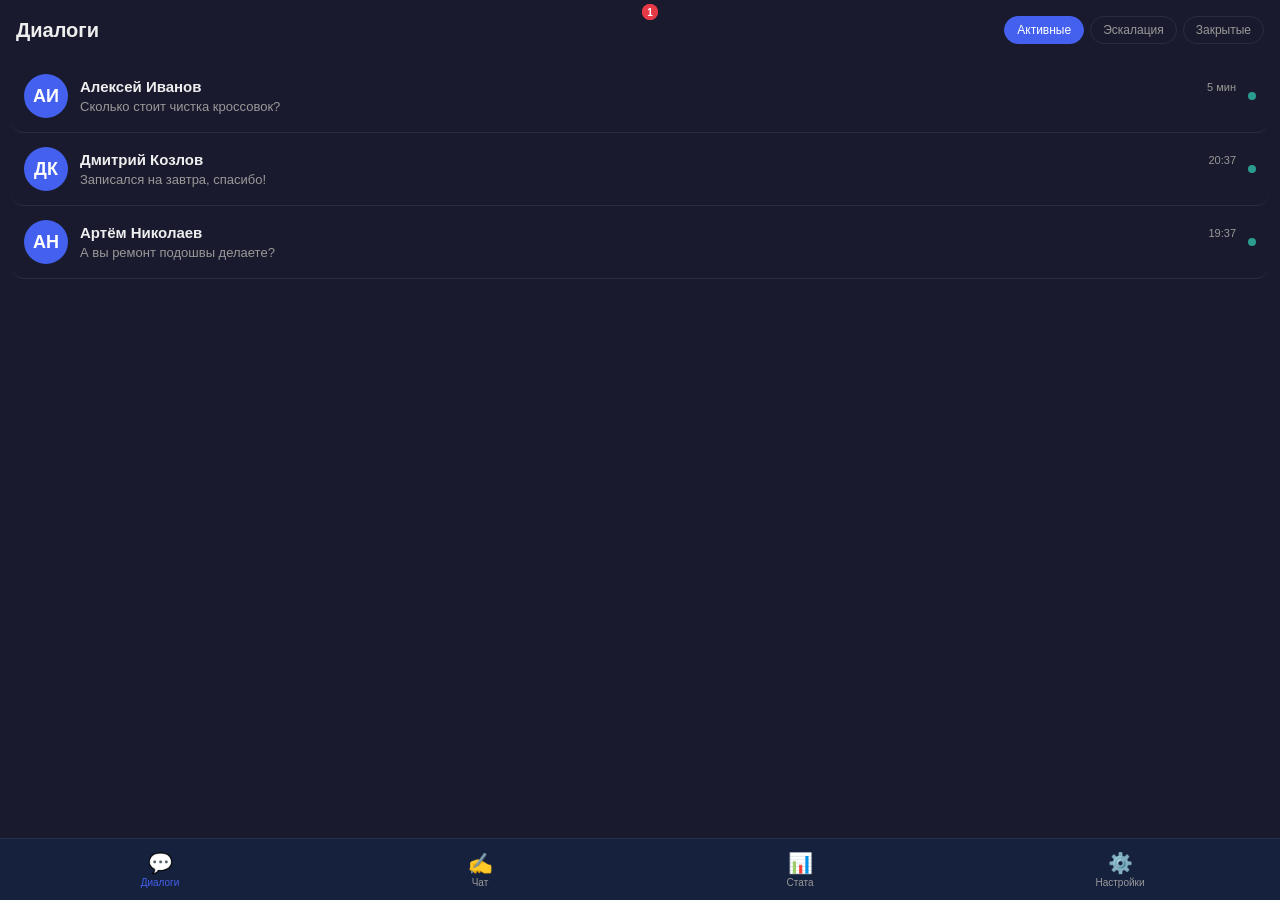
<file: index.html>
<!DOCTYPE html>
<html lang="ru">
<head>
    <meta charset="UTF-8">
    <meta name="viewport" content="width=device-width, initial-scale=1.0, user-scalable=no">
    <title>Operator Panel</title>
    <script src="https://telegram.org/js/telegram-web-app.js"></script>
    <link rel="stylesheet" href="css/style.css">
</head>
<body>
    <div id="app">
        <!-- Navigation -->
        <nav id="nav">
            <button class="nav-btn active" data-tab="dialogs">
                <span class="nav-icon">💬</span>
                <span class="nav-label">Диалоги</span>
                <span class="badge" id="badge-dialogs" style="display:none">0</span>
            </button>
            <button class="nav-btn" data-tab="chat">
                <span class="nav-icon">✍️</span>
                <span class="nav-label">Чат</span>
            </button>
            <button class="nav-btn" data-tab="stats">
                <span class="nav-icon">📊</span>
                <span class="nav-label">Стата</span>
            </button>
            <button class="nav-btn" data-tab="settings">
                <span class="nav-icon">⚙️</span>
                <span class="nav-label">Настройки</span>
            </button>
        </nav>

        <!-- Dialogs Tab -->
        <section id="tab-dialogs" class="tab active">
            <div class="tab-header">
                <h2>Диалоги</h2>
                <div class="filters">
                    <button class="filter-btn active" data-filter="active">Активные</button>
                    <button class="filter-btn" data-filter="escalated">Эскалация</button>
                    <button class="filter-btn" data-filter="closed">Закрытые</button>
                </div>
            </div>
            <div id="dialogs-list" class="list">
                <div class="empty-state">Загрузка...</div>
            </div>
        </section>

        <!-- Chat Tab -->
        <section id="tab-chat" class="tab">
            <div id="chat-header" class="chat-header">
                <button id="chat-back" class="back-btn">←</button>
                <div class="chat-info">
                    <span id="chat-name">Выберите диалог</span>
                    <span id="chat-status" class="status-badge"></span>
                </div>
                <div class="chat-actions">
                    <button id="btn-takeover" class="action-btn" title="Перехватить">🤚</button>
                    <button id="btn-release" class="action-btn" title="Вернуть AI" style="display:none">🤖</button>
                    <button id="btn-close" class="action-btn" title="Закрыть">✖</button>
                </div>
            </div>
            <div id="chat-messages" class="messages">
                <div class="empty-state">Выберите диалог из списка</div>
            </div>
            <div id="chat-input-area" class="input-area" style="display:none">
                <textarea id="chat-input" placeholder="Написать клиенту..." rows="1"></textarea>
                <button id="btn-send" class="send-btn">➤</button>
            </div>
        </section>

        <!-- Stats Tab -->
        <section id="tab-stats" class="tab">
            <div class="tab-header">
                <h2>Статистика</h2>
                <select id="stats-period">
                    <option value="today">Сегодня</option>
                    <option value="week" selected>Неделя</option>
                    <option value="month">Месяц</option>
                </select>
            </div>
            <div id="stats-cards" class="stats-grid">
                <div class="stat-card">
                    <div class="stat-value" id="stat-total">—</div>
                    <div class="stat-label">Всего диалогов</div>
                </div>
                <div class="stat-card">
                    <div class="stat-value" id="stat-active">—</div>
                    <div class="stat-label">Активных</div>
                </div>
                <div class="stat-card">
                    <div class="stat-value" id="stat-escalated">—</div>
                    <div class="stat-label">Эскалаций</div>
                </div>
                <div class="stat-card">
                    <div class="stat-value" id="stat-messages">—</div>
                    <div class="stat-label">Сообщений</div>
                </div>
                <div class="stat-card">
                    <div class="stat-value" id="stat-avg-response">—</div>
                    <div class="stat-label">Ср. ответ AI</div>
                </div>
                <div class="stat-card">
                    <div class="stat-value" id="stat-ai-rate">—</div>
                    <div class="stat-label">AI без оператора</div>
                </div>
            </div>
            <div class="chart-container">
                <h3>Сообщения по дням</h3>
                <canvas id="chart-messages"></canvas>
            </div>
        </section>

        <!-- Settings Tab -->
        <section id="tab-settings" class="tab">
            <div class="tab-header">
                <h2>Настройки</h2>
            </div>
            <div class="settings-list">
                <div class="setting-group">
                    <h3>AI Ассистент</h3>
                    <div class="setting-item">
                        <label>Системный промпт</label>
                        <textarea id="set-system-prompt" rows="4"></textarea>
                    </div>
                    <div class="setting-item">
                        <label>Приветствие</label>
                        <input type="text" id="set-welcome" />
                    </div>
                    <div class="setting-item">
                        <label>Модель AI</label>
                        <select id="set-model">
                            <option value="claude-sonnet-4-20250514">Claude Sonnet 4</option>
                            <option value="claude-haiku-4-5-20251001">Claude Haiku 4.5</option>
                        </select>
                    </div>
                    <div class="setting-item">
                        <label>Макс. токенов</label>
                        <input type="number" id="set-max-tokens" min="100" max="4096" />
                    </div>
                </div>
                <div class="setting-group">
                    <h3>База знаний</h3>
                    <div id="kb-sections" class="kb-list"></div>
                    <button id="btn-reload-kb" class="btn-secondary">Перезагрузить базу знаний</button>
                </div>
                <button id="btn-save-settings" class="btn-primary">Сохранить</button>
            </div>
        </section>
    </div>

    <script src="js/api.js"></script>
    <script src="js/app.js"></script>
</body>
</html>
</file>
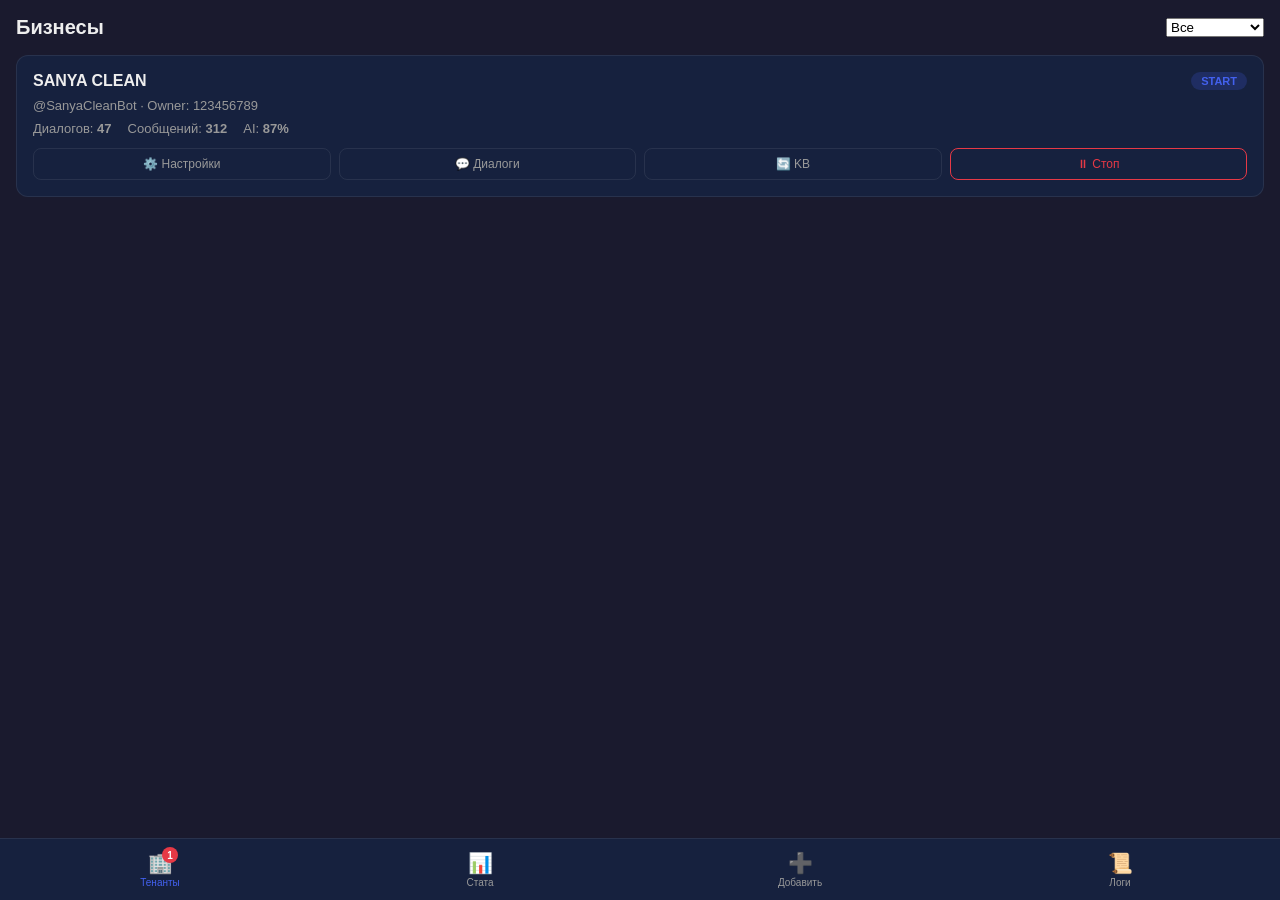
<file: admin.html>
<!DOCTYPE html>
<html lang="ru">
<head>
    <meta charset="UTF-8">
    <meta name="viewport" content="width=device-width, initial-scale=1.0, user-scalable=no">
    <title>AI Platform — Admin</title>
    <script src="https://telegram.org/js/telegram-web-app.js"></script>
    <link rel="stylesheet" href="css/style.css">
    <style>
        .tenant-card {
            background: var(--bg-secondary);
            border: 1px solid var(--border);
            border-radius: var(--radius);
            padding: 16px;
            margin-bottom: 12px;
        }
        .tenant-header {
            display: flex;
            justify-content: space-between;
            align-items: center;
            margin-bottom: 8px;
        }
        .tenant-name { font-size: 16px; font-weight: 700; }
        .tenant-plan {
            font-size: 11px; padding: 3px 10px; border-radius: 12px;
            font-weight: 600; text-transform: uppercase;
        }
        .plan-start { background: rgba(67,97,238,0.2); color: #4361ee; }
        .plan-business { background: rgba(42,157,143,0.2); color: #2a9d8f; }
        .plan-premium { background: rgba(233,196,106,0.2); color: #e9c46a; }
        .tenant-stats {
            display: flex; gap: 16px; margin-top: 8px;
            font-size: 13px; color: var(--text-secondary);
        }
        .tenant-stat b { color: var(--text); }
        .tenant-actions { display: flex; gap: 8px; margin-top: 12px; }
        .tenant-btn {
            flex: 1; padding: 8px; border-radius: var(--radius-sm);
            border: 1px solid var(--border); background: none;
            color: var(--text-secondary); font-size: 12px; cursor: pointer;
        }
        .tenant-btn:active { background: rgba(255,255,255,0.05); }
        .tenant-btn.danger { border-color: var(--danger); color: var(--danger); }
        .revenue-card {
            background: linear-gradient(135deg, #4361ee 0%, #3a0ca3 100%);
            border-radius: var(--radius); padding: 20px; margin: 0 16px 16px; color: #fff;
        }
        .revenue-label { font-size: 13px; opacity: 0.8; }
        .revenue-value { font-size: 32px; font-weight: 700; margin: 4px 0; }
        .revenue-change { font-size: 13px; opacity: 0.7; }
        .add-form { padding: 0 16px; }
        .add-form .setting-item { margin-bottom: 12px; }
        .log-entry { padding: 10px 12px; border-bottom: 1px solid var(--border); font-size: 13px; }
        .log-time { color: var(--text-secondary); font-size: 11px; margin-bottom: 2px; }
        .log-event { color: var(--text); }
        .log-event.error { color: var(--danger); }
        .log-event.warn { color: var(--warning); }
    </style>
</head>
<body>
    <div id="app">
        <nav id="nav">
            <button class="nav-btn active" data-tab="tenants">
                <span class="nav-icon">🏢</span>
                <span class="nav-label">Тенанты</span>
                <span class="badge" id="badge-tenants" style="display:none">0</span>
            </button>
            <button class="nav-btn" data-tab="platform-stats">
                <span class="nav-icon">📊</span>
                <span class="nav-label">Стата</span>
            </button>
            <button class="nav-btn" data-tab="add-tenant">
                <span class="nav-icon">➕</span>
                <span class="nav-label">Добавить</span>
            </button>
            <button class="nav-btn" data-tab="logs">
                <span class="nav-icon">📜</span>
                <span class="nav-label">Логи</span>
            </button>
        </nav>

        <!-- Tenants -->
        <section id="tab-tenants" class="tab active">
            <div class="tab-header">
                <h2>Бизнесы</h2>
                <select id="tenants-filter">
                    <option value="all">Все</option>
                    <option value="active">Активные</option>
                    <option value="inactive">Неактивные</option>
                </select>
            </div>
            <div id="tenants-list" style="padding:0 16px">
                <div class="empty-state">Загрузка...</div>
            </div>
        </section>

        <!-- Platform Stats -->
        <section id="tab-platform-stats" class="tab">
            <div class="tab-header">
                <h2>Платформа</h2>
                <select id="platform-period">
                    <option value="today">Сегодня</option>
                    <option value="week" selected>Неделя</option>
                    <option value="month">Месяц</option>
                </select>
            </div>
            <div class="revenue-card">
                <div class="revenue-label">Доход за период</div>
                <div class="revenue-value" id="revenue-value">—</div>
                <div class="revenue-change" id="revenue-change"></div>
            </div>
            <div class="stats-grid" id="platform-stats-grid">
                <div class="stat-card"><div class="stat-value" id="ps-tenants">—</div><div class="stat-label">Тенантов</div></div>
                <div class="stat-card"><div class="stat-value" id="ps-conversations">—</div><div class="stat-label">Диалогов</div></div>
                <div class="stat-card"><div class="stat-value" id="ps-messages">—</div><div class="stat-label">Сообщений</div></div>
                <div class="stat-card"><div class="stat-value" id="ps-ai-rate">—</div><div class="stat-label">AI без оператора</div></div>
                <div class="stat-card"><div class="stat-value" id="ps-tokens">—</div><div class="stat-label">Токенов</div></div>
                <div class="stat-card"><div class="stat-value" id="ps-cost">—</div><div class="stat-label">Расход AI</div></div>
            </div>
            <div class="chart-container">
                <h3>Диалоги по дням</h3>
                <canvas id="chart-platform"></canvas>
            </div>
        </section>

        <!-- Add Tenant -->
        <section id="tab-add-tenant" class="tab">
            <div class="tab-header"><h2>Новый бизнес</h2></div>
            <div class="add-form">
                <div class="setting-item"><label>Название</label><input type="text" id="new-name" placeholder="SANYA CLEAN" /></div>
                <div class="setting-item"><label>Slug (латиницей)</label><input type="text" id="new-slug" placeholder="sanyaclean" /></div>
                <div class="setting-item"><label>Telegram Bot Token</label><input type="text" id="new-token" placeholder="123456:ABC..." /></div>
                <div class="setting-item"><label>Telegram ID владельца</label><input type="number" id="new-owner-id" placeholder="123456789" /></div>
                <div class="setting-item"><label>Тариф</label>
                    <select id="new-plan">
                        <option value="start">Старт — 9 900₽/мес</option>
                        <option value="business">Бизнес — 19 900₽/мес</option>
                        <option value="premium">Премиум — 34 900₽/мес</option>
                    </select>
                </div>
                <div class="setting-item"><label>Модель AI</label>
                    <select id="new-model">
                        <option value="claude-sonnet-4-20250514">Claude Sonnet 4</option>
                        <option value="claude-haiku-4-5-20251001">Claude Haiku 4.5</option>
                    </select>
                </div>
                <div class="setting-item"><label>Приветствие</label><textarea id="new-welcome" rows="2" placeholder="Привет! Чем могу помочь?"></textarea></div>
                <div class="setting-item"><label>Системный промпт</label><textarea id="new-prompt" rows="4" placeholder="Ты — AI-менеджер..."></textarea></div>
                <button id="btn-add-tenant" class="btn-primary">Подключить бизнес</button>
            </div>
        </section>

        <!-- Logs -->
        <section id="tab-logs" class="tab">
            <div class="tab-header">
                <h2>Логи</h2>
                <select id="log-level">
                    <option value="all">Все</option>
                    <option value="error">Ошибки</option>
                    <option value="warn">Важные</option>
                </select>
            </div>
            <div id="logs-list" style="padding:0 12px">
                <div class="empty-state">Загрузка...</div>
            </div>
        </section>
    </div>

    <script src="js/api.js"></script>
    <script>
    (function() {
        const tg = window.Telegram?.WebApp;

        function init() {
            if (tg) { tg.ready(); tg.expand(); tg.enableClosingConfirmation(); }
            setupNavigation();
            loadTenants();
        }

        function setupNavigation() {
            document.querySelectorAll('.nav-btn').forEach(btn => {
                btn.addEventListener('click', () => {
                    document.querySelectorAll('.nav-btn').forEach(b => b.classList.remove('active'));
                    document.querySelectorAll('.tab').forEach(t => t.classList.remove('active'));
                    btn.classList.add('active');
                    document.getElementById(`tab-${btn.dataset.tab}`).classList.add('active');
                    if (btn.dataset.tab === 'platform-stats') loadPlatformStats();
                    if (btn.dataset.tab === 'logs') loadLogs();
                });
            });
            document.getElementById('btn-add-tenant').addEventListener('click', addTenant);
        }

        async function loadTenants() {
            const c = document.getElementById('tenants-list');
            try {
                const data = await api._fetch('/admin/tenants');
                renderTenants(data.tenants || data || [], c);
            } catch (e) { renderTenants(getDemoTenants(), c); }
        }

        function renderTenants(tenants, c) {
            if (!tenants.length) { c.innerHTML = '<div class="empty-state">Нет бизнесов</div>'; return; }
            const badge = document.getElementById('badge-tenants');
            badge.textContent = tenants.length; badge.style.display = '';
            c.innerHTML = tenants.map(t => `
                <div class="tenant-card">
                    <div class="tenant-header">
                        <span class="tenant-name">${esc(t.name)}</span>
                        <span class="tenant-plan plan-${t.plan}">${t.plan}</span>
                    </div>
                    <div style="font-size:13px;color:var(--text-secondary)">
                        @${esc(t.bot_username || t.slug)} · Owner: ${t.owner_tg_id || '—'}
                    </div>
                    <div class="tenant-stats">
                        <span>Диалогов: <b>${t.conversations ?? 0}</b></span>
                        <span>Сообщений: <b>${t.messages ?? 0}</b></span>
                        <span>AI: <b>${t.ai_rate ?? '—'}</b></span>
                    </div>
                    <div class="tenant-actions">
                        <button class="tenant-btn" onclick="showToast('Настройки — в разработке')">⚙️ Настройки</button>
                        <button class="tenant-btn" onclick="showToast('Диалоги — в разработке')">💬 Диалоги</button>
                        <button class="tenant-btn" onclick="showToast('KB перезагружена')">🔄 KB</button>
                        <button class="tenant-btn danger" onclick="showToast('${t.is_active ? 'Остановлен' : 'Активирован'}')">
                            ${t.is_active ? '⏸ Стоп' : '▶️ Старт'}
                        </button>
                    </div>
                </div>
            `).join('');
        }

        async function addTenant() {
            const name = document.getElementById('new-name').value;
            const slug = document.getElementById('new-slug').value;
            const token = document.getElementById('new-token').value;
            if (!name || !slug || !token) { showToast('Заполни название, slug и токен'); return; }
            try {
                await api._fetch('/admin/tenants', { method: 'POST', body: JSON.stringify({
                    name, slug, bot_token: token,
                    owner_tg_id: parseInt(document.getElementById('new-owner-id').value),
                    plan: document.getElementById('new-plan').value,
                    ai_model: document.getElementById('new-model').value,
                    welcome_message: document.getElementById('new-welcome').value,
                    system_prompt: document.getElementById('new-prompt').value,
                })});
                showToast('Бизнес подключён');
            } catch (e) { showToast('Подключён (демо)'); }
            document.querySelector('[data-tab="tenants"]').click();
        }

        async function loadPlatformStats() {
            try {
                const d = await api._fetch(`/admin/stats?period=${document.getElementById('platform-period').value}`);
                renderStats(d);
            } catch (e) { renderStats(getDemoPlatformStats()); }
            document.getElementById('platform-period').onchange = loadPlatformStats;
        }

        function renderStats(d) {
            document.getElementById('revenue-value').textContent = d.revenue || '—';
            document.getElementById('revenue-change').textContent = d.revenue_change || '';
            document.getElementById('ps-tenants').textContent = d.tenants ?? '—';
            document.getElementById('ps-conversations').textContent = d.conversations ?? '—';
            document.getElementById('ps-messages').textContent = d.messages ?? '—';
            document.getElementById('ps-ai-rate').textContent = d.ai_rate ?? '—';
            document.getElementById('ps-tokens').textContent = d.tokens ?? '—';
            document.getElementById('ps-cost').textContent = d.ai_cost ?? '—';
        }

        async function loadLogs() {
            const c = document.getElementById('logs-list');
            try {
                const d = await api._fetch('/admin/logs');
                renderLogs(d.logs || d || [], c);
            } catch (e) { renderLogs(getDemoLogs(), c); }
        }

        function renderLogs(logs, c) {
            if (!logs.length) { c.innerHTML = '<div class="empty-state">Нет логов</div>'; return; }
            c.innerHTML = logs.map(l => `
                <div class="log-entry">
                    <div class="log-time">${fmtTime(l.time)}</div>
                    <div class="log-event ${l.level||''}">${esc(l.message)}</div>
                </div>
            `).join('');
        }

        function esc(s) { return (s||'').replace(/&/g,'&amp;').replace(/</g,'&lt;').replace(/>/g,'&gt;'); }
        function fmtTime(ts) { if(!ts) return ''; return new Date(ts).toLocaleTimeString('ru',{hour:'2-digit',minute:'2-digit',second:'2-digit'}); }
        window.showToast = function(msg) {
            if (tg?.showAlert) { tg.showAlert(msg); return; }
            const t = document.createElement('div');
            t.style.cssText = 'position:fixed;bottom:80px;left:50%;transform:translateX(-50%);background:rgba(0,0,0,0.8);color:#fff;padding:10px 20px;border-radius:20px;font-size:14px;z-index:999';
            t.textContent = msg; document.body.appendChild(t); setTimeout(() => t.remove(), 2000);
        };

        function getDemoTenants() {
            return [{
                id: 1, name: 'SANYA CLEAN', slug: 'sanyaclean', plan: 'start',
                bot_username: 'SanyaCleanBot', owner_tg_id: 123456789,
                is_active: true, conversations: 47, messages: 312, ai_rate: '87%'
            }];
        }
        function getDemoPlatformStats() {
            return {
                revenue: '9 900₽', revenue_change: '+9 900₽ к прошлому',
                tenants: 1, conversations: 47, messages: 312,
                ai_rate: '87%', tokens: '~45K', ai_cost: '~120₽'
            };
        }
        function getDemoLogs() {
            const n = Date.now();
            return [
                { time: new Date(n-60000).toISOString(), level: '', message: '@SanyaCleanBot: новый диалог #48 (Алексей)' },
                { time: new Date(n-300000).toISOString(), level: '', message: 'AI ответ: 1.2с, 340 токенов (Sonnet 4)' },
                { time: new Date(n-600000).toISOString(), level: 'warn', message: 'Эскалация: диалог #45 — клиент просит оператора' },
                { time: new Date(n-900000).toISOString(), level: '', message: 'Оператор перехватил диалог #45' },
                { time: new Date(n-1800000).toISOString(), level: '', message: 'База знаний перезагружена (sanyaclean)' },
                { time: new Date(n-3600000).toISOString(), level: '', message: 'Платформа запущена. 1 тенант, admin: ON' },
                { time: new Date(n-7200000).toISOString(), level: 'error', message: 'Claude API timeout — fallback Haiku' },
            ];
        }

        document.readyState === 'loading' ? document.addEventListener('DOMContentLoaded', init) : init();
    })();
    </script>
</body>
</html>
</file>
<file: css/style.css>
:root {
    --bg: var(--tg-theme-bg-color, #1a1a2e);
    --bg-secondary: var(--tg-theme-secondary-bg-color, #16213e);
    --text: var(--tg-theme-text-color, #eee);
    --text-secondary: var(--tg-theme-hint-color, #999);
    --accent: var(--tg-theme-button-color, #4361ee);
    --accent-text: var(--tg-theme-button-text-color, #fff);
    --border: rgba(255, 255, 255, 0.08);
    --danger: #e63946;
    --success: #2a9d8f;
    --warning: #e9c46a;
    --escalated: #f4845f;
    --radius: 12px;
    --radius-sm: 8px;
}

* {
    margin: 0;
    padding: 0;
    box-sizing: border-box;
}

body {
    font-family: -apple-system, BlinkMacSystemFont, 'Segoe UI', Roboto, sans-serif;
    background: var(--bg);
    color: var(--text);
    height: 100vh;
    overflow: hidden;
    -webkit-tap-highlight-color: transparent;
}

#app {
    display: flex;
    flex-direction: column;
    height: 100vh;
}

/* Navigation */
#nav {
    display: flex;
    background: var(--bg-secondary);
    border-top: 1px solid var(--border);
    padding: 4px 0;
    order: 2;
    flex-shrink: 0;
}

.nav-btn {
    flex: 1;
    display: flex;
    flex-direction: column;
    align-items: center;
    gap: 2px;
    padding: 8px 4px;
    background: none;
    border: none;
    color: var(--text-secondary);
    font-size: 10px;
    cursor: pointer;
    position: relative;
    transition: color 0.2s;
}

.nav-btn.active {
    color: var(--accent);
}

.nav-icon {
    font-size: 20px;
}

.nav-label {
    font-weight: 500;
}

.badge {
    position: absolute;
    top: 4px;
    right: calc(50% - 18px);
    background: var(--danger);
    color: #fff;
    font-size: 10px;
    font-weight: 700;
    min-width: 16px;
    height: 16px;
    border-radius: 8px;
    display: flex;
    align-items: center;
    justify-content: center;
    padding: 0 4px;
}

/* Tabs */
.tab {
    display: none;
    flex: 1;
    overflow-y: auto;
    order: 1;
}

.tab.active {
    display: flex;
    flex-direction: column;
}

.tab-header {
    display: flex;
    align-items: center;
    justify-content: space-between;
    padding: 16px;
    flex-shrink: 0;
}

.tab-header h2 {
    font-size: 20px;
    font-weight: 700;
}

/* Filters */
.filters {
    display: flex;
    gap: 6px;
}

.filter-btn {
    padding: 6px 12px;
    border-radius: 16px;
    border: 1px solid var(--border);
    background: none;
    color: var(--text-secondary);
    font-size: 12px;
    cursor: pointer;
    transition: all 0.2s;
}

.filter-btn.active {
    background: var(--accent);
    color: var(--accent-text);
    border-color: var(--accent);
}

/* Dialog List */
.list {
    flex: 1;
    overflow-y: auto;
    padding: 0 12px;
}

.dialog-item {
    display: flex;
    align-items: center;
    gap: 12px;
    padding: 14px 12px;
    border-radius: var(--radius);
    cursor: pointer;
    transition: background 0.15s;
    border-bottom: 1px solid var(--border);
}

.dialog-item:active {
    background: rgba(255, 255, 255, 0.05);
}

.dialog-avatar {
    width: 44px;
    height: 44px;
    border-radius: 50%;
    background: var(--accent);
    display: flex;
    align-items: center;
    justify-content: center;
    font-size: 18px;
    font-weight: 600;
    color: var(--accent-text);
    flex-shrink: 0;
}

.dialog-content {
    flex: 1;
    min-width: 0;
}

.dialog-top {
    display: flex;
    justify-content: space-between;
    align-items: center;
    margin-bottom: 4px;
}

.dialog-name {
    font-weight: 600;
    font-size: 15px;
}

.dialog-time {
    font-size: 11px;
    color: var(--text-secondary);
}

.dialog-preview {
    font-size: 13px;
    color: var(--text-secondary);
    white-space: nowrap;
    overflow: hidden;
    text-overflow: ellipsis;
}

.dialog-meta {
    display: flex;
    align-items: center;
    gap: 6px;
    flex-shrink: 0;
}

.status-dot {
    width: 8px;
    height: 8px;
    border-radius: 50%;
}

.status-dot.active { background: var(--success); }
.status-dot.escalated { background: var(--escalated); }
.status-dot.closed { background: var(--text-secondary); }

/* Chat */
.chat-header {
    display: flex;
    align-items: center;
    gap: 12px;
    padding: 12px 16px;
    background: var(--bg-secondary);
    border-bottom: 1px solid var(--border);
    flex-shrink: 0;
}

.back-btn {
    background: none;
    border: none;
    color: var(--accent);
    font-size: 22px;
    cursor: pointer;
    padding: 4px;
}

.chat-info {
    flex: 1;
    display: flex;
    align-items: center;
    gap: 8px;
}

#chat-name {
    font-weight: 600;
    font-size: 16px;
}

.status-badge {
    font-size: 10px;
    padding: 2px 8px;
    border-radius: 10px;
    font-weight: 600;
    text-transform: uppercase;
}

.status-badge.active { background: var(--success); color: #fff; }
.status-badge.escalated { background: var(--escalated); color: #fff; }
.status-badge.closed { background: var(--text-secondary); color: #fff; }

.chat-actions {
    display: flex;
    gap: 8px;
}

.action-btn {
    background: none;
    border: none;
    font-size: 20px;
    cursor: pointer;
    padding: 4px;
    opacity: 0.7;
    transition: opacity 0.2s;
}

.action-btn:active { opacity: 1; }

/* Messages */
.messages {
    flex: 1;
    overflow-y: auto;
    padding: 12px 16px;
    display: flex;
    flex-direction: column;
    gap: 8px;
}

.msg {
    max-width: 80%;
    padding: 10px 14px;
    border-radius: var(--radius);
    font-size: 14px;
    line-height: 1.4;
    position: relative;
}

.msg-client {
    align-self: flex-start;
    background: var(--bg-secondary);
    border: 1px solid var(--border);
}

.msg-assistant {
    align-self: flex-end;
    background: rgba(67, 97, 238, 0.15);
    border: 1px solid rgba(67, 97, 238, 0.25);
}

.msg-operator {
    align-self: flex-end;
    background: rgba(42, 157, 143, 0.15);
    border: 1px solid rgba(42, 157, 143, 0.25);
}

.msg-system {
    align-self: center;
    background: rgba(255, 255, 255, 0.05);
    color: var(--text-secondary);
    font-size: 12px;
    padding: 6px 12px;
    border-radius: 16px;
}

.msg-meta {
    display: flex;
    justify-content: space-between;
    align-items: center;
    margin-top: 4px;
    gap: 8px;
}

.msg-role {
    font-size: 10px;
    color: var(--text-secondary);
    font-weight: 600;
    text-transform: uppercase;
}

.msg-time {
    font-size: 10px;
    color: var(--text-secondary);
}

/* Input Area */
.input-area {
    display: flex;
    align-items: flex-end;
    gap: 8px;
    padding: 12px 16px;
    background: var(--bg-secondary);
    border-top: 1px solid var(--border);
    flex-shrink: 0;
}

#chat-input {
    flex: 1;
    background: var(--bg);
    border: 1px solid var(--border);
    border-radius: 20px;
    padding: 10px 16px;
    color: var(--text);
    font-size: 14px;
    resize: none;
    max-height: 120px;
    outline: none;
    font-family: inherit;
}

#chat-input:focus {
    border-color: var(--accent);
}

.send-btn {
    width: 42px;
    height: 42px;
    border-radius: 50%;
    background: var(--accent);
    color: var(--accent-text);
    border: none;
    font-size: 18px;
    cursor: pointer;
    flex-shrink: 0;
    transition: transform 0.1s;
}

.send-btn:active {
    transform: scale(0.92);
}

/* Stats */
.stats-grid {
    display: grid;
    grid-template-columns: repeat(2, 1fr);
    gap: 12px;
    padding: 0 16px;
}

.stat-card {
    background: var(--bg-secondary);
    border: 1px solid var(--border);
    border-radius: var(--radius);
    padding: 16px;
    text-align: center;
}

.stat-value {
    font-size: 28px;
    font-weight: 700;
    color: var(--accent);
    margin-bottom: 4px;
}

.stat-label {
    font-size: 12px;
    color: var(--text-secondary);
}

.chart-container {
    margin: 20px 16px;
    background: var(--bg-secondary);
    border: 1px solid var(--border);
    border-radius: var(--radius);
    padding: 16px;
}

.chart-container h3 {
    font-size: 14px;
    margin-bottom: 12px;
    color: var(--text-secondary);
}

#chart-messages {
    width: 100%;
    height: 180px;
}

/* Settings */
.settings-list {
    padding: 0 16px 24px;
}

.setting-group {
    margin-bottom: 24px;
}

.setting-group h3 {
    font-size: 13px;
    color: var(--text-secondary);
    text-transform: uppercase;
    letter-spacing: 0.5px;
    margin-bottom: 12px;
}

.setting-item {
    margin-bottom: 16px;
}

.setting-item label {
    display: block;
    font-size: 13px;
    color: var(--text-secondary);
    margin-bottom: 6px;
}

.setting-item input,
.setting-item textarea,
.setting-item select {
    width: 100%;
    background: var(--bg-secondary);
    border: 1px solid var(--border);
    border-radius: var(--radius-sm);
    padding: 10px 12px;
    color: var(--text);
    font-size: 14px;
    font-family: inherit;
    outline: none;
}

.setting-item input:focus,
.setting-item textarea:focus {
    border-color: var(--accent);
}

#stats-period {
    background: var(--bg-secondary);
    border: 1px solid var(--border);
    border-radius: var(--radius-sm);
    padding: 6px 10px;
    color: var(--text);
    font-size: 13px;
    outline: none;
}

.btn-primary {
    width: 100%;
    padding: 14px;
    background: var(--accent);
    color: var(--accent-text);
    border: none;
    border-radius: var(--radius);
    font-size: 16px;
    font-weight: 600;
    cursor: pointer;
    transition: opacity 0.2s;
}

.btn-primary:active { opacity: 0.85; }

.btn-secondary {
    width: 100%;
    padding: 12px;
    background: none;
    border: 1px solid var(--border);
    border-radius: var(--radius);
    color: var(--text-secondary);
    font-size: 14px;
    cursor: pointer;
    margin-top: 8px;
}

.kb-list {
    display: flex;
    flex-direction: column;
    gap: 8px;
    margin-bottom: 12px;
}

.kb-item {
    display: flex;
    justify-content: space-between;
    align-items: center;
    padding: 10px 12px;
    background: var(--bg);
    border: 1px solid var(--border);
    border-radius: var(--radius-sm);
}

.kb-item-name {
    font-size: 14px;
    font-weight: 500;
}

.kb-item-size {
    font-size: 12px;
    color: var(--text-secondary);
}

.empty-state {
    display: flex;
    align-items: center;
    justify-content: center;
    height: 200px;
    color: var(--text-secondary);
    font-size: 15px;
}

/* Scrollbar */
::-webkit-scrollbar { width: 4px; }
::-webkit-scrollbar-track { background: transparent; }
::-webkit-scrollbar-thumb { background: var(--border); border-radius: 2px; }

/* Animations */
@keyframes fadeIn {
    from { opacity: 0; transform: translateY(8px); }
    to { opacity: 1; transform: translateY(0); }
}

.dialog-item, .msg, .stat-card {
    animation: fadeIn 0.2s ease;
}
</file>
